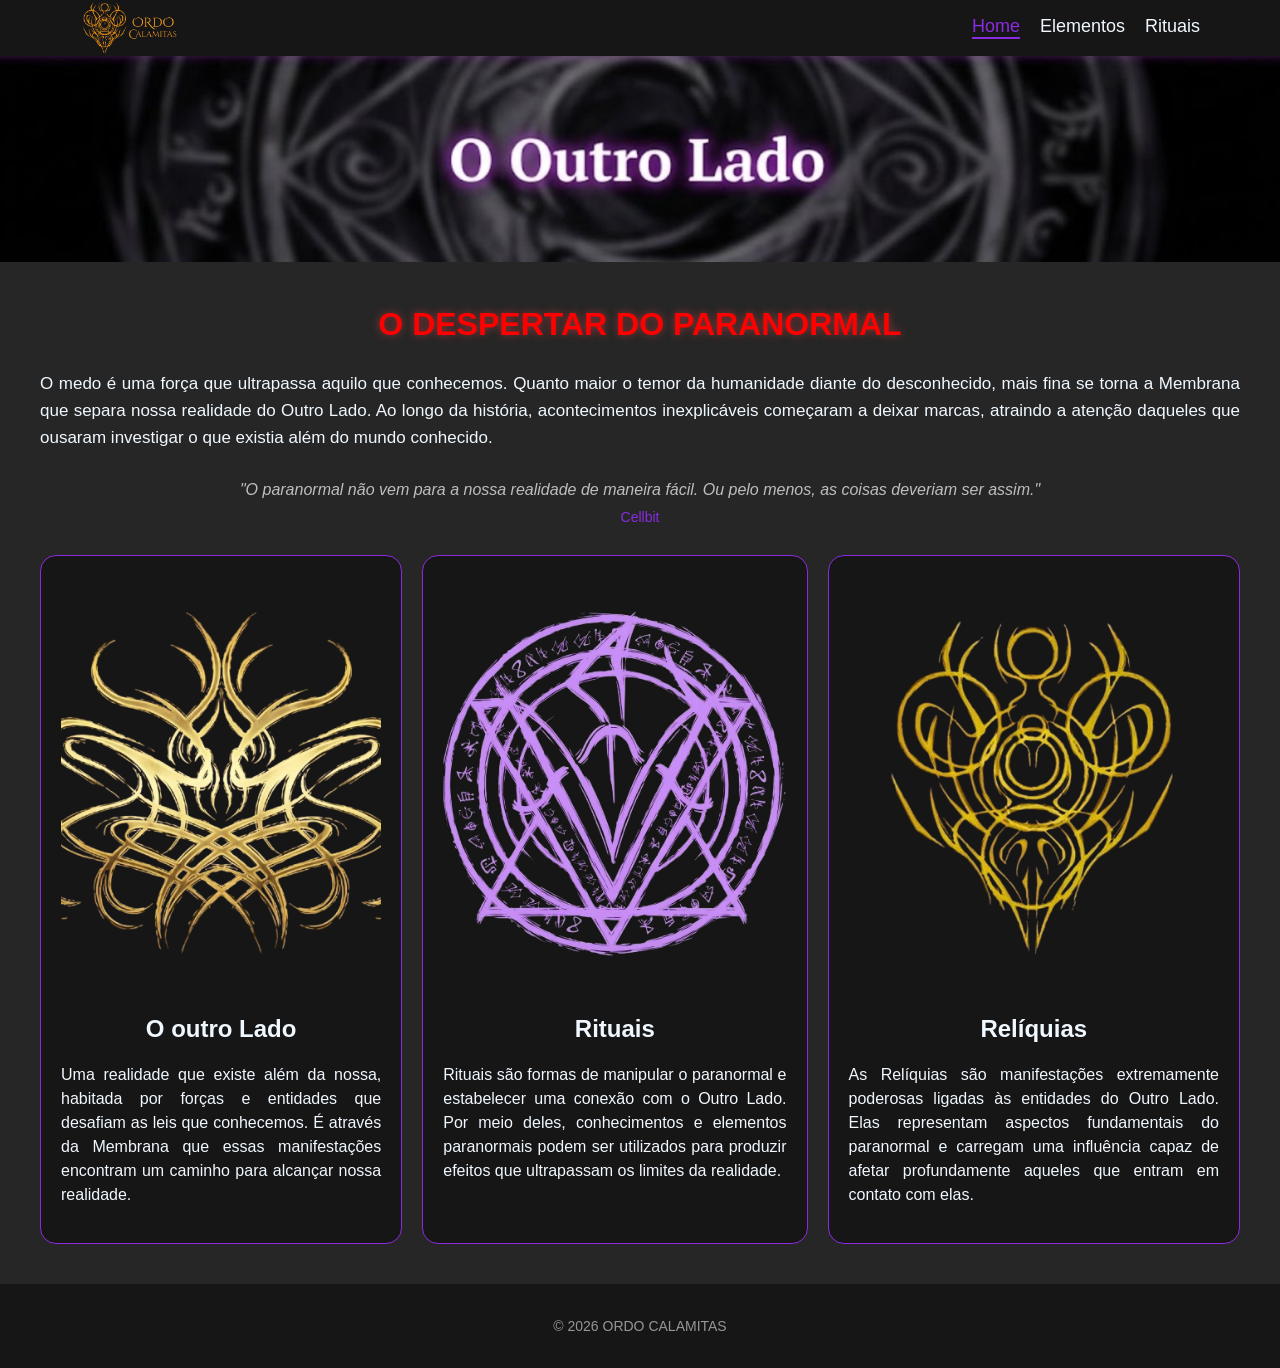
<file: index.html>
<!DOCTYPE html>
<html lang="pt-BR">
<head>
    <meta charset="UTF-8">
    <meta name="viewport" content="width=device-width, initial-scale=1.0">
    <title>ORDO CALAMITAS</title>
    <link rel="stylesheet" href="style.css" >
</head>
<body>

    <header>
    <div id="area_menu">
        <div id="menu">
            <img src="img/Logo.png" alt="Logo" id="logo">
            <nav>
                <a href="index.html" class="link_menu atual">Home</a>
                <a href="elementos.html" class="link_menu">Elementos</a>
                <a href="rituais.html" class="link_menu">Rituais</a>
            </nav>
       </div>
    </div>

       <div id="area_banner">
            <img src="img/Banner.jpg" alt="Banner" id="Banner">
       </div>
    </header>

    <main>

       <section id="introdução">
         <h1>O DESPERTAR DO PARANORMAL</h1>
          <p id="texto_introdução">
             O medo é uma força que ultrapassa aquilo que conhecemos.
                Quanto maior o temor da humanidade diante do desconhecido,
                mais fina se torna a Membrana que separa nossa realidade do Outro Lado.  
                Ao longo da história, acontecimentos inexplicáveis começaram
               a deixar marcas, atraindo a atenção daqueles que ousaram investigar o que existia além do mundo conhecido.
         </p>
            
            <blockquote id="citação">
                "O paranormal não vem para a nossa realidade de maneira fácil. Ou pelo menos, as coisas deveriam ser assim."
                <cite> Cellbit</cite>
            </blockquote>

            <div class="cards">
                
                <div class="card">
                    <img src="img/outoLAdo.png" alt="O outro lado">
                    <h2>O outro Lado</h2>
                    <p>
                        Uma realidade que existe além da nossa, habitada por forças e entidades que desafiam as leis que conhecemos. 
                        É através da Membrana que essas manifestações encontram um caminho para alcançar nossa realidade.
                    </p>

                </div>

                <div class="card">
                    <img src="img/Rituais.png" alt="Rituais">
                    <h2>Rituais</h2>
                    <p>
                        Rituais são formas de manipular o paranormal e estabelecer uma conexão com o Outro Lado. Por meio deles, 
                        conhecimentos e elementos paranormais podem ser utilizados para produzir efeitos que ultrapassam os limites da realidade.
                    </p>
                </div>

                <div class="card">
                    <img src="img/Reliquias.png" alt="Reliquias">
                    <h2>Relíquias</h2>
                    <p>
                        As Relíquias são manifestações extremamente poderosas ligadas às entidades do Outro Lado. Elas representam 
                        aspectos fundamentais do paranormal e carregam uma influência capaz de afetar profundamente aqueles que entram 
                        em contato com elas.
                    </p>
                </div>
            </div>

        </section>

    </main>

    <footer>
    <p>© 2026 ORDO CALAMITAS</p>
    </footer>


</body>
</html>
</file>
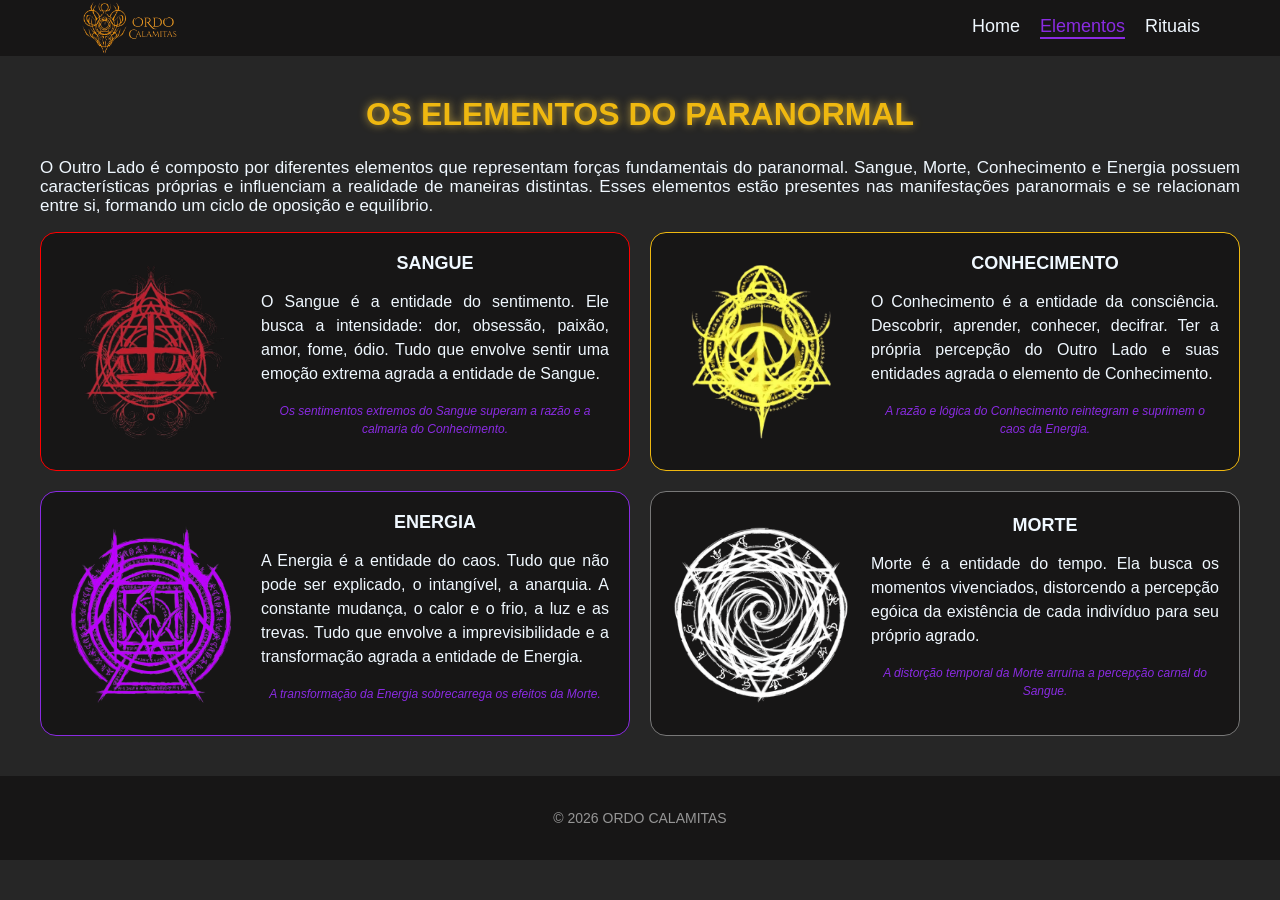
<file: elementos.html>
<!DOCTYPE html>
<html lang="pt-BR">
<head>
    <meta charset="UTF-8">
    <meta name="viewport" content="width=device-width, initial-scale=1.0">
    <title>ORDO CALAMITAS</title>
    <link rel="stylesheet" href="style.css">
</head>
<body>
    
    <header>
    <div id="area_menu">
        <div id="menu">
            <img src="img/Logo.png" alt="Logo" id="logo">
            <nav>
                <a href="index.html" class="link_menu">Home</a>
                <a href="elementos.html" class="link_menu atual">Elementos</a>
                <a href="rituais.html" class="link_menu">Rituais</a>
            </nav>
       </div>
    </header>

    <main>
        <section id="elementos">
        
            <h1>OS ELEMENTOS DO PARANORMAL</h1>
            <p id="introdução_elementos">
                O Outro Lado é composto por diferentes elementos que representam forças fundamentais do paranormal. Sangue, 
                Morte, Conhecimento e Energia possuem características próprias e influenciam a realidade de maneiras distintas.
                Esses elementos estão presentes nas manifestações paranormais e se relacionam entre si, formando um ciclo de oposição e equilíbrio.
            </p>

        <div id="cards_elemento">
            <div id="sangue" class="card_elemento">
                
                <img src="img/Sangue.png" alt="Sangue">
                <div>
                    <h2>SANGUE</h2>
                    <p>
                        O Sangue é a entidade do sentimento. Ele busca a intensidade: dor, obsessão, paixão, amor, fome, ódio.
                        Tudo que envolve sentir uma emoção extrema agrada a entidade de Sangue.
                    </p>
                    <p class="oprime">
                        Os sentimentos extremos do Sangue superam a razão e a calmaria do Conhecimento.
                    </p>
                </div>
            </div>

             <div id="conhecimento" class="card_elemento">
                <img src="img/Conhecimento.png" alt="Conhecimento">
                <div>
                    <h2>CONHECIMENTO</h2>
                    <p>
                         O Conhecimento é a entidade da consciência. Descobrir, aprender, conhecer, decifrar. Ter a própria 
                         percepção do Outro Lado e suas entidades agrada o elemento de Conhecimento.
                    </p>

                    <p class="oprime">
                        A razão e lógica do Conhecimento reintegram e suprimem o caos da Energia.
                    </p>
                </div>
            </div>

             <div id="energia" class="card_elemento">
                <img src="img/Energia.png" alt="Energia">
                <div>
                    <h2>ENERGIA</h2>
                    <p>
                         A Energia é a entidade do caos. Tudo que não pode ser explicado, o intangível, a anarquia. A constante 
                         mudança, o calor e o frio, a luz e as trevas. Tudo que envolve a imprevisibilidade e a transformação agrada 
                         a entidade de Energia.
                    </p>

                    <p class="oprime">
                        A transformação da Energia sobrecarrega os efeitos da Morte.
                    </p>
                </div>
            </div>


            <div id="morte" class="card_elemento">

                <img src="img/Morte.png" alt="Morte">
                <div>
                    <h2>MORTE</h2>
                    <p>
                          Morte é a entidade do tempo. Ela busca os momentos vivenciados, distorcendo a percepção egóica da 
                          existência de cada indivíduo para seu próprio agrado.
                    </p>

                    <p class="oprime">
                        A distorção temporal da Morte arruína a percepção carnal do Sangue.
                    </p>
                </div>
            </div>

        </div>
        </section>
    </main>

    <footer>
    <p>© 2026 ORDO CALAMITAS</p>
    </footer>
</body>
</html>
</file>
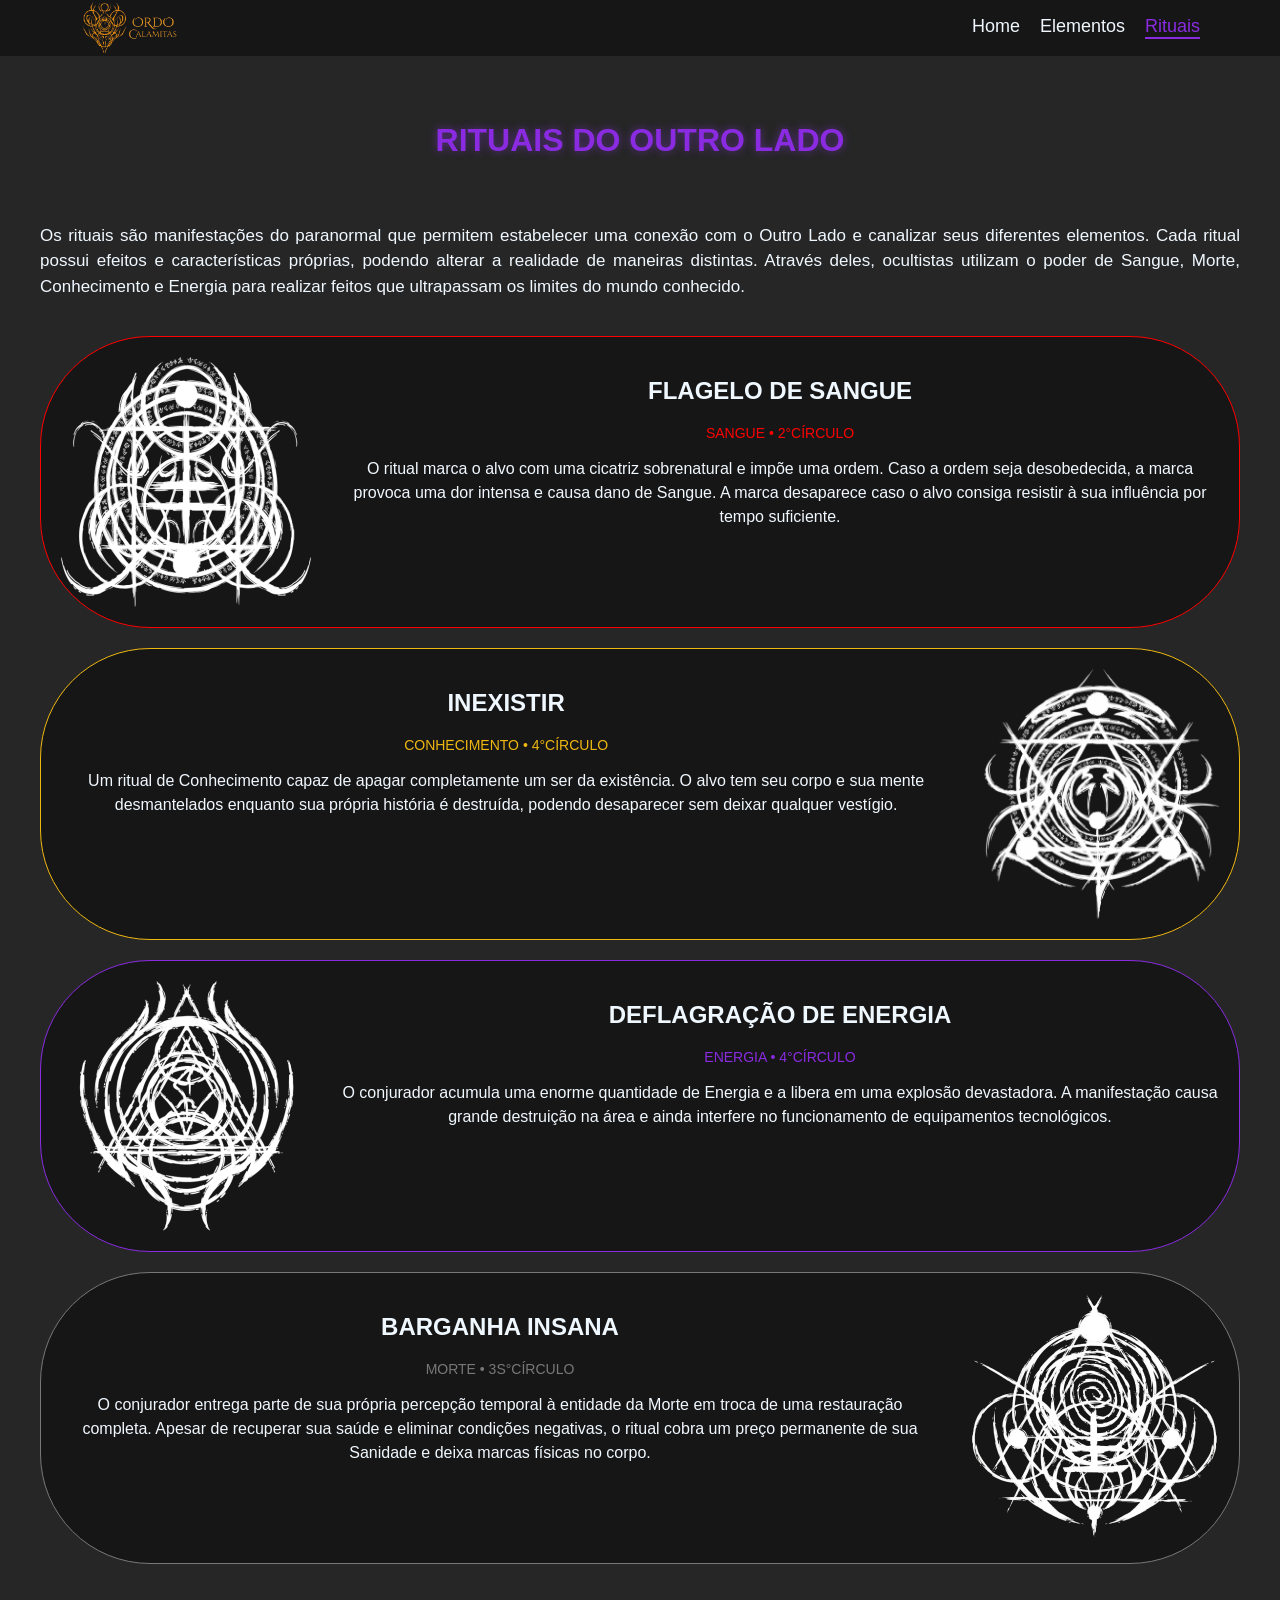
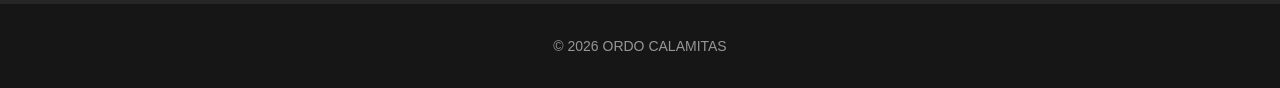
<file: rituais.html>
<!DOCTYPE html>
<html lang="pt-BR">
<head>
    <meta charset="UTF-8">
    <meta name="viewport" content="width=device-width, initial-scale=1.0">
    <title>ORDO CALAMITAS</title>
    <link rel="stylesheet" href="style.css">
</head>
<body>
     <header>
    <div id="area_menu">
        <div id="menu">
            <img src="img/Logo.png" alt="Logo" id="logo">
            <nav>
                <a href="index.html" class="link_menu">Home</a>
                <a href="elementos.html" class="link_menu">Elementos</a>
                <a href="rituais.html" class="link_menu atual">Rituais</a>
            </nav>
       </div>
    </div>
    </header>

    <main>
       <section id="rituais">
            <h1>RITUAIS DO OUTRO LADO</h1>

            <p id="intro_rituais">
                     Os rituais são manifestações do paranormal que permitem estabelecer uma conexão com o Outro Lado e canalizar seus diferentes elementos.
                     Cada ritual possui efeitos e características próprias, podendo alterar a realidade de maneiras distintas.
                     Através deles, ocultistas utilizam o poder de Sangue, Morte, Conhecimento e Energia para realizar feitos que ultrapassam os limites do mundo conhecido.
            </p>

            <div class="ritual" id="Flagelo">
                <img src="img/Flagelo.png" alt="Flagelo de Sangue">
                <div class="info_ritual">
                    <h2>FLAGELO DE SANGUE</h2>

                    <p class="elemento_ritual">
                        SANGUE • 2°CÍRCULO
                    </p>

                   <p class="explicacao_ritual">
                        O ritual marca o alvo com uma cicatriz sobrenatural e impõe uma ordem.
                        Caso a ordem seja desobedecida, a marca provoca uma dor intensa e causa
                        dano de Sangue. A marca desaparece caso o alvo consiga resistir à sua
                        influência por tempo suficiente.
                   </p>

                </div>
            </div>

               <div class="ritual" id="Inexistir">
                <div class="info_ritual">
                    <h2>INEXISTIR</h2>

                    <p class="elemento_ritual">
                        CONHECIMENTO • 4°CÍRCULO
                    </p>

                   <p class="explicacao_ritual">
                        Um ritual de Conhecimento capaz de apagar completamente um ser da existência.
                        O alvo tem seu corpo e sua mente desmantelados enquanto sua própria história
                        é destruída, podendo desaparecer sem deixar qualquer vestígio.
                   </p>

                </div>
                <img src="img/inexistir.png" alt="Inexistir">
            </div>

             <div class="ritual" id="Deflagração">
                <img src="img/Deflagração.png" alt="Deflagração de Energia">
                <div class="info_ritual">
                    <h2>DEFLAGRAÇÃO DE ENERGIA</h2>

                    <p class="elemento_ritual">
                        ENERGIA • 4°CÍRCULO
                    </p>

                   <p class="explicacao_ritual">
                        O conjurador acumula uma enorme quantidade de Energia e a libera
                        em uma explosão devastadora. A manifestação causa grande destruição
                        na área e ainda interfere no funcionamento de equipamentos tecnológicos.
                   </p>

                </div>
            </div>

            <div class="ritual" id="Barganha">
                <div class="info_ritual">
                    <h2>BARGANHA INSANA</h2>

                    <p class="elemento_ritual">
                        MORTE • 3S°CÍRCULO
                    </p>

                   <p class="explicacao_ritual">
                        O conjurador entrega parte de sua própria percepção temporal à entidade
                        da Morte em troca de uma restauração completa. Apesar de recuperar sua
                        saúde e eliminar condições negativas, o ritual cobra um preço permanente
                        de sua Sanidade e deixa marcas físicas no corpo.
                   </p>
                </div>
                 <img src="img/Barganha.png" alt="Barganha Insana">
            </div>
       
        </section>
   
    </main>

    <footer>
    <p>© 2026 ORDO CALAMITAS</p>
    </footer>

</body>
</html>
</file>
<file: style.css>
body
{
    margin: 0;
    background-color: rgb(38, 38, 38);
}

#menu
{
    margin: 0 80px;
    display: flex;
    justify-content: space-between;
    align-items: center;
}

#area_menu
{
    background-color:rgb(23, 22, 22)
}

nav
{
    display: flex;
    gap: 20px;
    font-size: 18px;
}

#logo
{
    width: 100px;
}

#Banner
{
    width: 100%;
}

.link_menu
{
    text-decoration: none;
    color: aliceblue;
    font-family: Arial;
}

.link_menu:hover
{
    color: blueviolet;
    text-shadow: 0 0 5px rgba(113, 12, 214, 0.699);
} 

.atual
{
    color: blueviolet;
    border-bottom: 2px solid blueviolet;
}

#introdução
{
    margin: 40px 40px;
   
}

#introdução h1
{
    color: red;
    font-family: arial;
    text-align: center;
    font-size: 32px;
    text-shadow: 0 0 8px rgba(189, 62, 62, 0.7);
}

#texto_introdução
{
    color: aliceblue;
    font-family: Arial;
    font-size: 17px;
    line-height: 1.6;
    text-align: justify;
}

#citação
{
    color: rgb(190, 190, 190);
    font-family: Arial;
    font-size: 16px;
    text-align: center;
    font-style: italic;
    margin: 30px 80px;
}

#citação cite
{
    display: block;
    color: blueviolet;
    font-size: 14px;
    margin-top: 10px;
    font-style: normal;
}

.cards
{
    display: flex;
    gap: 20px;
}

.card
{
    background-color: rgb(23, 22, 22);
    border: 1px solid blueviolet;
    padding: 20px;
    border-radius: 16px;
    transition: 0.3s;
}

.card:hover
{
    box-shadow: 0 0 15px blueviolet;
}

.card img
{
    width: 100%;
    height: 415px;
    object-fit: cover;
}

.card h2
{
    color: aliceblue;
    font-family: arial;
    text-align: center ;
}

.card p
{
    color: aliceblue;
    font-family: arial;
    line-height: 1.5;
    text-align: justify;
}

#elementos
{
    margin: 40px;
}

#elementos h1
{
    color: rgb(239, 184, 16);
    font-family: arial;
    text-align: center;
    font-size: 32px;
    text-shadow: 0 0 8px rgba(250, 205, 70, 0.7);
}

#introdução_elementos
{
    color: aliceblue;
    font-family: Arial;
    font-size: 17px;
    line-height: 1.1;
    text-align: justify;
}

#cards_elemento
{
    display: grid;
    grid-template-columns: 1fr 1fr;
    gap: 20px;
}

.card_elemento
{
    display: flex;
    gap: 20px;
    background-color: rgb(23, 22, 22);
    padding: 20px;
    border-radius: 16px;
    align-items: center;
    transition: 0.3s;
}

.card_elemento img
{
    width: 180px;
    height: 180px;
    object-fit: cover;
}

#sangue
{
    border: 1px solid red;
}

#sangue:hover
{
    box-shadow: 0 0 15px red;
}

#morte
{
    border: 1px solid rgb(120, 120, 120);
}

#morte:hover
{
    box-shadow: 0 0 15px rgb(120, 120, 120);
}

#conhecimento
{
    border: 1px solid rgb(239, 184, 16);
}

#conhecimento:hover
{
    box-shadow: 0 0 15px rgb(239, 184, 16);
}

#energia
{
    border: 1px solid blueviolet;
}

#energia:hover
{
    box-shadow: 0 0 15px blueviolet;
}

.card_elemento h2
{
    color: aliceblue;
    align-items: center;
    text-align: center;
    font-family: arial;
    font-size: 18px;
    margin-top: 0px;
}

.card_elemento p
{
    color: aliceblue;
    font-family: arial;
    text-align: justify;
    font-size: 16px;
    line-height: 1.5;
}

.card_elemento .oprime
{
    color: blueviolet;
    font-style: italic;
    font-size: 12px;
    text-align: center;
}

#rituais
{
    margin: 40px;
    display: flex;
    flex-direction: column;
    gap: 20px;
}

.ritual
{
    display: flex;
    gap: 30px;
    background-color: rgb(23, 22, 22);
    padding: 20px;
    border-radius: 110px;
    transition: 0.3s;
}
#intro_rituais
{
    color: aliceblue;
    font-family: Arial;
    font-size: 17px;
    line-height: 1.5;
    text-align: justify;
}

#rituais h1
{
    color: blueviolet;
    font-family: Arial;
    text-align: center;
    font-size: 32px;
    text-shadow: 0 0 8px rgba(117, 51, 183, 0.7);
}

#Flagelo
{
    border: 1px solid red;
}

#Flagelo:hover
{
    box-shadow: 0 0 15px red;
}

#Flagelo .elemento_ritual
{
    color: red;
}

#Inexistir
{
    border: 1px solid rgb(239, 184, 16);
}

#Inexistir:hover
{
    box-shadow: 0 0 15px rgb(239, 184, 16);
}

#Inexistir .elemento_ritual
{
    color: rgb(239, 184, 16);
}
 
.ritual img
{
    width: 250px;
    height: 250px;
    object-fit: contain;
}

.info_ritual h2
{
    color: aliceblue;
    font-family: Arial;
    text-align: center;
    font-size: 24px;
}

.elemento_ritual
{
    font-size: 14px;
    font-family: Arial;
    text-align: center;
}

.explicacao_ritual
{
    color: aliceblue;
    font-family: Arial;
    font-size: 16px;
    line-height: 1.5;
    text-align: center;
}

#Deflagração
{
    border: 1px solid blueviolet;
}

#Deflagração:hover
{
    box-shadow: 0 0 15px blueviolet;
}

#Deflagração .elemento_ritual
{
    color: blueviolet;
}

#Barganha
{
    border: 1px solid rgb(120, 120, 120);
}

#Barganha:hover
{
    box-shadow: 0 0 15px rgb(120, 120, 120);
}

#Barganha .elemento_ritual
{
    color: rgb(120, 120, 120);
}

footer
{
    background-color: rgb(23, 22, 22);
    padding: 20px;
    text-align: center;
}

footer p
{
    color: rgb(150, 150, 150);
    font-family: Arial;
    font-size: 14px;
}
</file>
